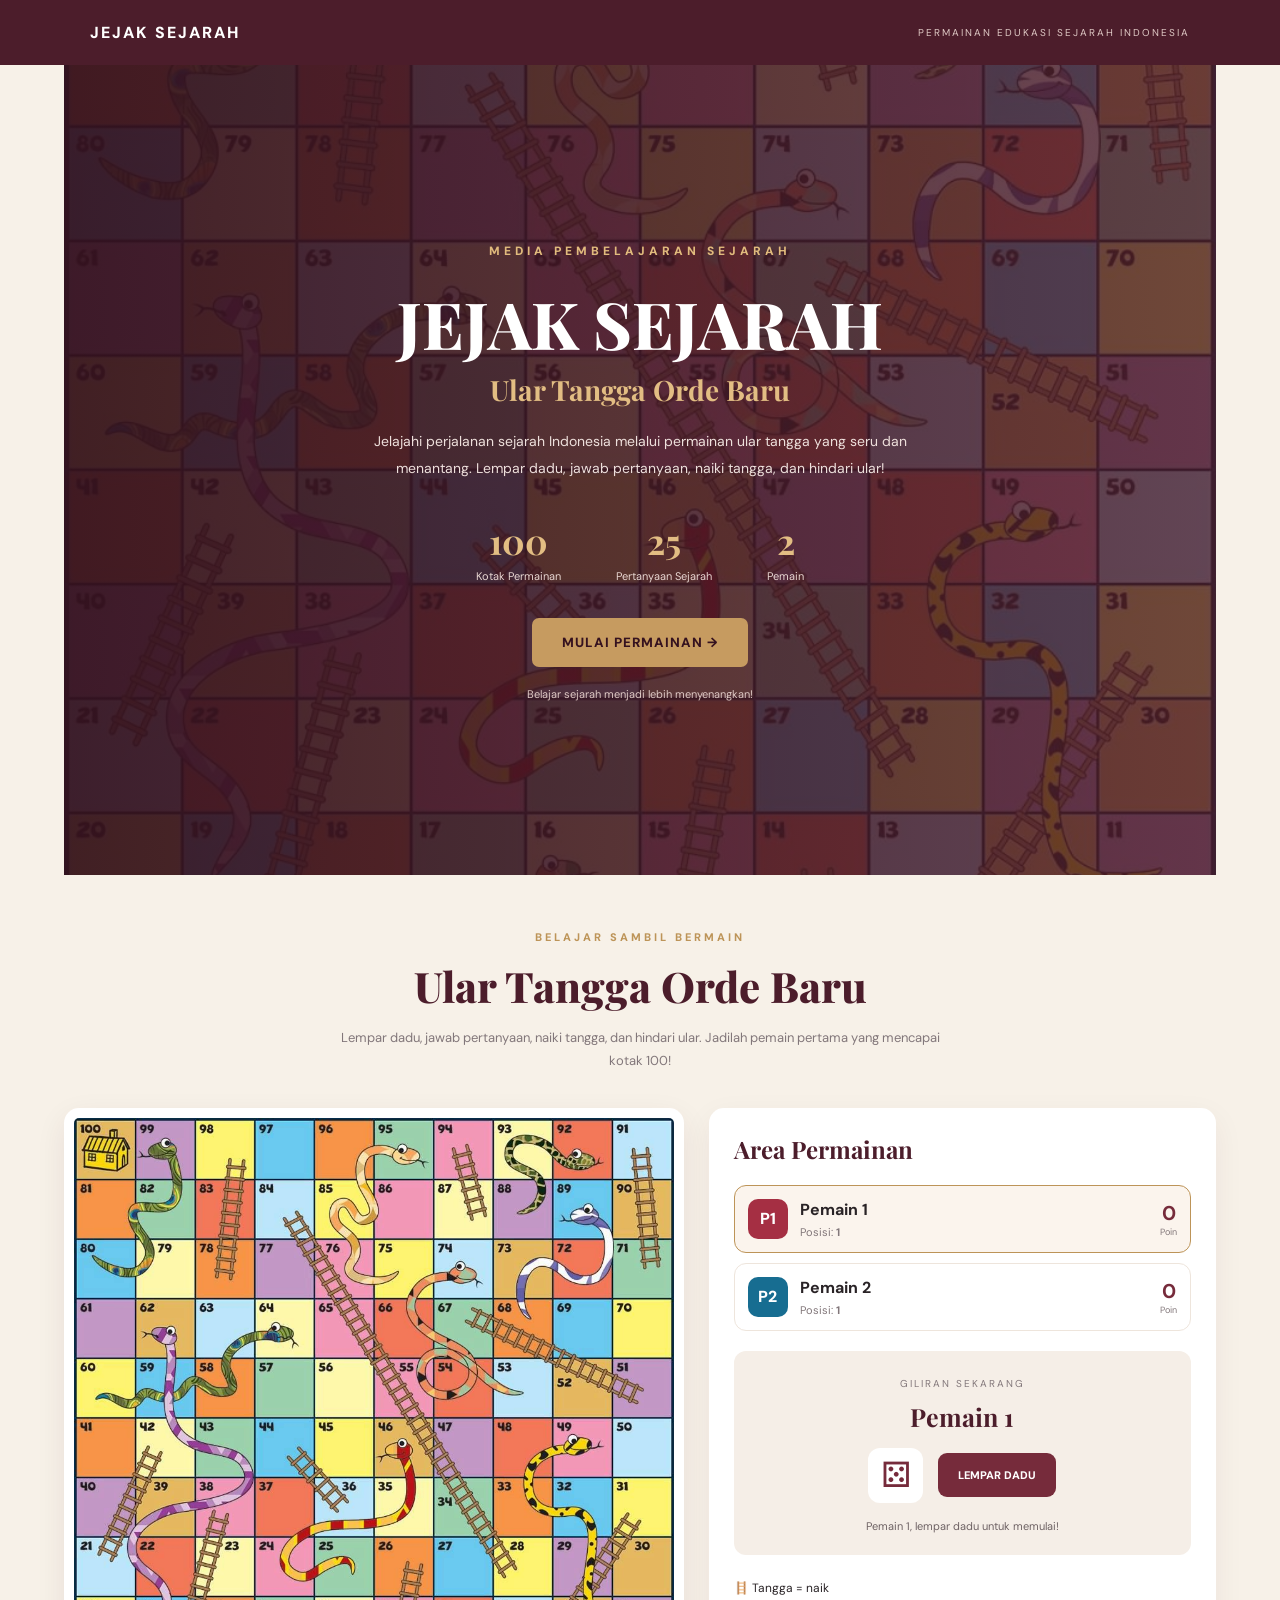
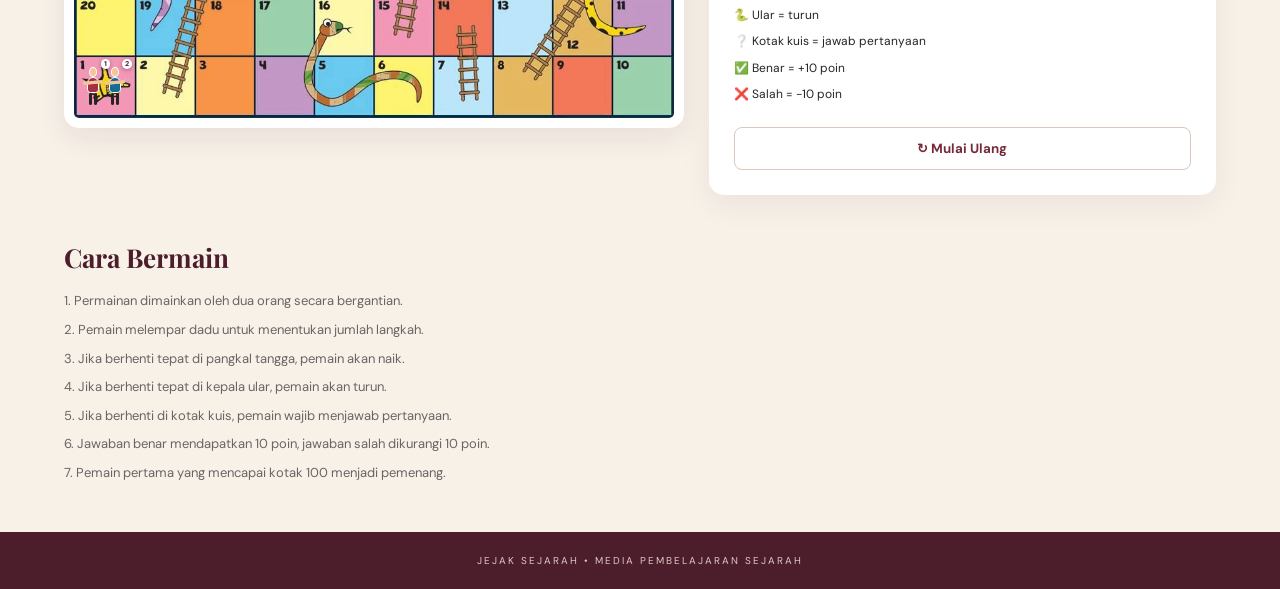
<file: index.html>
<!DOCTYPE html>
<html lang="id">
<head>
    <meta charset="UTF-8">
    <meta name="viewport" content="width=device-width, initial-scale=1.0">
    <title>Jejak Sejarah - Ular Tangga Orde Baru</title>
    <link rel="stylesheet" href="ulang tangga.css">
    <script src="ulang tangga.js" defer></script>
</head>
<body>

<header>
    <div class="logo">JEJAK SEJARAH</div>
    <p>PERMAINAN EDUKASI SEJARAH INDONESIA</p>
</header>

<main>

    <!-- HALAMAN PEMBUKA -->
    <section class="opening">
        <div class="opening-content">
            <span>MEDIA PEMBELAJARAN SEJARAH</span>
            <h1>JEJAK SEJARAH</h1>
            <h2>Ular Tangga Orde Baru</h2>

            <p>
                Jelajahi perjalanan sejarah Indonesia melalui permainan
                ular tangga yang seru dan menantang. Lempar dadu,
                jawab pertanyaan, naiki tangga, dan hindari ular!
            </p>

            <div class="opening-info">
                <div>
                    <strong>100</strong>
                    <small>Kotak Permainan</small>
                </div>
                <div>
                    <strong>25</strong>
                    <small>Pertanyaan Sejarah</small>
                </div>
                <div>
                    <strong>2</strong>
                    <small>Pemain</small>
                </div>
            </div>

            <button class="start-button" id="startButton">
                MULAI PERMAINAN →
            </button>

            <small class="opening-note">
                Belajar sejarah menjadi lebih menyenangkan!
            </small>
        </div>
    </section>

    <!-- INTRO PERMAINAN -->
    <section class="intro" id="gameSection">
        <span>BELAJAR SAMBIL BERMAIN</span>
        <h1>Ular Tangga Orde Baru</h1>
        <p>
            Lempar dadu, jawab pertanyaan, naiki tangga,
            dan hindari ular. Jadilah pemain pertama yang
            mencapai kotak 100!
        </p>
    </section>

    <!-- AREA PERMAINAN -->
    <section class="game-container">

        <div class="board-wrapper">
            <div class="board" id="board">

                <!-- MASKOT CEWEK: PEMAIN 1 -->
                <div class="pawn pawn-one" id="pawn0">
                    <span class="pawn-hair"></span>
                    <span class="pawn-head"></span>
                    <span class="pawn-body"></span>
                    <span class="pawn-arm left"></span>
                    <span class="pawn-arm right"></span>
                    <span class="pawn-leg left"></span>
                    <span class="pawn-leg right"></span>
                    <span class="pawn-number">1</span>
                </div>

                <!-- MASKOT COWOK: PEMAIN 2 -->
                <div class="pawn pawn-two" id="pawn1">
                    <span class="pawn-hair"></span>
                    <span class="pawn-head"></span>
                    <span class="pawn-body"></span>
                    <span class="pawn-arm left"></span>
                    <span class="pawn-arm right"></span>
                    <span class="pawn-leg left"></span>
                    <span class="pawn-leg right"></span>
                    <span class="pawn-number">2</span>
                </div>

            </div>
        </div>

        <!-- PANEL PERMAINAN -->
        <div class="panel">

            <h2>Area Permainan</h2>

            <div class="player-card active" id="card0">
                <div class="avatar red">P1</div>
                <div>
                    <strong>Pemain 1</strong>
                    <p>Posisi: <b id="position0">1</b></p>
                </div>
                <div class="score">
                    <strong id="score0">0</strong>
                    <small>Poin</small>
                </div>
            </div>

            <div class="player-card" id="card1">
                <div class="avatar blue">P2</div>
                <div>
                    <strong>Pemain 2</strong>
                    <p>Posisi: <b id="position1">1</b></p>
                </div>
                <div class="score">
                    <strong id="score1">0</strong>
                    <small>Poin</small>
                </div>
            </div>

            <div class="turn-box">

                <small>GILIRAN SEKARANG</small>
                <h2 id="turnText">Pemain 1</h2>

                <div class="dice-area">
                    <div class="dice" id="dice">⚄</div>
                    <button id="rollButton">LEMPAR DADU</button>
                </div>

                <p id="message">
                    Pemain 1, lempar dadu untuk memulai!
                </p>

            </div>

            <div class="legend">
                <p>🪜 Tangga = naik</p>
                <p>🐍 Ular = turun</p>
                <p>❔ Kotak kuis = jawab pertanyaan</p>
                <p>✅ Benar = +10 poin</p>
                <p>❌ Salah = -10 poin</p>
            </div>

            <button class="reset" id="resetButton">
                ↻ Mulai Ulang
            </button>

        </div>

    </section>

    <!-- CARA BERMAIN -->
    <section class="rules">

        <h2>Cara Bermain</h2>

        <p>1. Permainan dimainkan oleh dua orang secara bergantian.</p>
        <p>2. Pemain melempar dadu untuk menentukan jumlah langkah.</p>
        <p>3. Jika berhenti tepat di pangkal tangga, pemain akan naik.</p>
        <p>4. Jika berhenti tepat di kepala ular, pemain akan turun.</p>
        <p>5. Jika berhenti di kotak kuis, pemain wajib menjawab pertanyaan.</p>
        <p>6. Jawaban benar mendapatkan 10 poin, jawaban salah dikurangi 10 poin.</p>
        <p>7. Pemain pertama yang mencapai kotak 100 menjadi pemenang.</p>

    </section>

</main>

<!-- MODAL PERTANYAAN -->
<div class="modal hidden" id="questionModal">

    <div class="modal-card">

        <span>KUIS SEJARAH ORDE BARU</span>

        <small id="questionCount">SOAL 1/25</small>

        <h2 id="questionText">
            Pertanyaan akan muncul di sini
        </h2>

        <div id="answerList"></div>

        <p id="answerFeedback"></p>

    </div>

</div>

<!-- MODAL PEMENANG -->
<div class="modal hidden" id="winnerModal">

    <div class="modal-card winner">

        <h1>🏆</h1>

        <h2 id="winnerText">Pemain Menang!</h2>

        <p id="winnerDescription"></p>

        <button id="playAgainButton">
            MAIN LAGI
        </button>

    </div>

</div>

<footer>
    JEJAK SEJARAH • MEDIA PEMBELAJARAN SEJARAH
</footer>

</body>
</html>
</file>
<file: ulang tangga.css>
@import url('https://fonts.googleapis.com/css2?family=DM+Sans:wght@400;500;600;700;800&family=Playfair+Display:wght@600;700;800&display=swap');

* {
    margin: 0;
    padding: 0;
    box-sizing: border-box;
}

html {
    scroll-behavior: smooth;
}

body {
    font-family: 'DM Sans', sans-serif;
    background: #f7f1e8;
    color: #292326;
}

/* HEADER */

header {
    background: #4c1d2b;
    color: white;
    padding: 22px 7%;
    display: flex;
    justify-content: space-between;
    align-items: center;
}

.logo {
    font-weight: 800;
    letter-spacing: 2px;
}

header p {
    font-size: 10px;
    letter-spacing: 2px;
    color: #dfc9c5;
}

/* HALAMAN PEMBUKA */

.opening {
    min-height: 90vh;
    background:
        linear-gradient(90deg, #35121ff0, #4c1d2bcc),
        url("uler.jpg");

    background-size: cover;
    background-position: center;

    display: flex;
    align-items: center;
    justify-content: center;

    padding: 60px 20px;
    text-align: center;
    color: white;
}

.opening-content {
    max-width: 750px;
}

.opening-content > span {
    color: #e1bb7d;
    letter-spacing: 4px;
    font-size: 12px;
    font-weight: 800;
}

.opening h1 {
    font: 800 65px 'Playfair Display', serif;
    margin: 20px 0 5px;
}

.opening h2 {
    color: #e2bd83;
    font: 700 28px 'Playfair Display', serif;
    margin-bottom: 20px;
}

.opening-content > p {
    color: #eee0dc;
    font-size: 14px;
    line-height: 1.9;
    max-width: 580px;
    margin: auto;
}

.opening-info {
    display: flex;
    justify-content: center;
    gap: 55px;
    margin: 35px 0;
}

.opening-info div {
    display: grid;
    gap: 5px;
}

.opening-info strong {
    font: 700 35px 'Playfair Display', serif;
    color: #e2bd83;
}

.opening-info small {
    font-size: 11px;
    color: #e9d8d3;
}

.start-button {
    background: #c69b60;
    color: #35121f;
    padding: 16px 30px;
    border-radius: 7px;
    font-weight: 800;
    letter-spacing: 1px;
    transition: .3s;
}

.start-button:hover {
    background: white;
    transform: translateY(-3px);
}

.opening-note {
    display: block;
    margin-top: 20px;
    font-size: 11px;
    color: #dfc9c5;
}

/* MAIN */

main {
    width: 90%;
    max-width: 1200px;
    margin: auto;
}

.intro {
    text-align: center;
    padding: 50px 10px 35px;
}

.intro span {
    color: #bd9458;
    font-size: 11px;
    font-weight: 800;
    letter-spacing: 3px;
}

.intro h1 {
    font: 800 42px 'Playfair Display', serif;
    color: #4c1d2b;
    margin: 12px 0;
}

.intro p {
    color: #82777a;
    font-size: 13px;
    max-width: 600px;
    margin: auto;
    line-height: 1.8;
}

/* AREA PERMAINAN */

.game-container {
    display: grid;
    grid-template-columns: 1.1fr 0.9fr;
    gap: 25px;
    align-items: start;
}

.board-wrapper {
    background: white;
    padding: 10px;
    border-radius: 15px;
    box-shadow: 0 10px 30px #4c1d2b15;
}

.board {
    position: relative;
    width: 100%;
    aspect-ratio: 1 / 1;
    background-image: url("uler.jpg");
    background-size: 100% 100%;
    background-position: center;
    background-repeat: no-repeat;
    overflow: hidden;
    border-radius: 5px;
}

/* BIDAK BERBENTUK MANUSIA */

.pawn {
    position: absolute;
    width: 4%;
    height: 7%;
    z-index: 5;
    transform: translate(-50%, -50%);
    transition: left .35s, top .35s;
    pointer-events: none;
}

.pawn-head {
    position: absolute;
    width: 35%;
    height: 24%;
    border-radius: 50%;
    background: #f3c59b;
    border: 1px solid white;
    top: 0;
    left: 32.5%;
    z-index: 3;
}

.pawn-body {
    position: absolute;
    width: 48%;
    height: 39%;
    top: 25%;
    left: 26%;
    border-radius: 7px 7px 4px 4px;
    border: 1px solid white;
}

.pawn-one .pawn-body {
    background: #a52f43;
}

.pawn-two .pawn-body {
    background: #176d91;
}

.pawn-arm {
    position: absolute;
    width: 85%;
    height: 8%;
    top: 34%;
    left: 7.5%;
    background: #f3c59b;
    border-radius: 10px;
    transform: rotate(-5deg);
}

.pawn-leg {
    position: absolute;
    width: 12%;
    height: 30%;
    top: 62%;
    background: #292326;
    border-radius: 5px;
}

.pawn-leg.left {
    left: 34%;
}

.pawn-leg.right {
    right: 34%;
}

.pawn-number {
    position: absolute;
    top: -18%;
    right: -22%;
    background: white;
    color: #4c1d2b;
    border-radius: 50%;
    width: 40%;
    aspect-ratio: 1;
    display: grid;
    place-items: center;
    font-size: 7px;
    font-weight: 800;
    box-shadow: 0 1px 4px #0005;
}

/* PANEL */

.panel {
    background: white;
    border-radius: 15px;
    padding: 25px;
    box-shadow: 0 10px 30px #4c1d2b10;
}

.panel > h2 {
    font: 700 24px 'Playfair Display', serif;
    color: #4c1d2b;
    margin-bottom: 20px;
}

.player-card {
    display: flex;
    align-items: center;
    gap: 12px;
    padding: 13px;
    border: 1px solid #eee5dc;
    border-radius: 12px;
    margin-bottom: 10px;
}

.player-card.active {
    background: #fbf4ed;
    border-color: #bd9458;
}

.avatar {
    width: 40px;
    height: 40px;
    border-radius: 10px;
    display: grid;
    place-items: center;
    color: white;
    font-weight: 800;
}

.red {
    background: #a52f43;
}

.blue {
    background: #176d91;
}

.player-card p {
    font-size: 11px;
    color: #82777a;
    margin-top: 5px;
}

.score {
    margin-left: auto;
    text-align: center;
    display: grid;
}

.score strong {
    color: #762b3b;
    font-size: 20px;
}

.score small {
    font-size: 9px;
    color: #82777a;
}

/* DADU */

.turn-box {
    background: #f5eee7;
    border-radius: 12px;
    text-align: center;
    padding: 20px;
    margin-top: 20px;
}

.turn-box small {
    color: #82777a;
    font-size: 10px;
    letter-spacing: 2px;
}

.turn-box h2 {
    color: #4c1d2b;
    font: 700 25px 'Playfair Display', serif;
    margin: 8px 0;
}

.dice-area {
    display: flex;
    justify-content: center;
    align-items: center;
    gap: 15px;
    margin: 15px 0;
}

.dice {
    width: 55px;
    height: 55px;
    background: white;
    border-radius: 12px;
    display: grid;
    place-items: center;
    font-size: 35px;
    color: #762b3b;
}

button {
    cursor: pointer;
    border: none;
    font-family: inherit;
}

#rollButton,
#playAgainButton {
    background: #762b3b;
    color: white;
    padding: 15px 20px;
    border-radius: 9px;
    font-size: 11px;
    font-weight: 800;
}

#rollButton:hover,
#playAgainButton:hover {
    background: #4c1d2b;
}

#rollButton:disabled {
    opacity: .5;
    cursor: not-allowed;
}

#message {
    font-size: 11px;
    color: #6e6264;
    line-height: 1.6;
}

.legend {
    margin: 20px 0;
    font-size: 12px;
    line-height: 2.2;
}

.reset {
    width: 100%;
    padding: 12px;
    background: transparent;
    color: #762b3b;
    border: 1px solid #d9c8bd;
    border-radius: 8px;
    font-weight: 700;
}

.reset:hover {
    background: #f8f0e9;
}

/* CARA BERMAIN */

.rules {
    padding: 45px 0;
    line-height: 2.2;
    color: #6e6264;
    font-size: 13px;
}

.rules h2 {
    color: #4c1d2b;
    font: 700 26px 'Playfair Display', serif;
    margin-bottom: 12px;
}

/* FOOTER */

footer {
    text-align: center;
    padding: 22px;
    background: #4c1d2b;
    color: #dfc9c5;
    font-size: 10px;
    letter-spacing: 2px;
}

/* MODAL */

.modal {
    position: fixed;
    inset: 0;
    z-index: 10;
    background: #21151dcc;
    display: grid;
    place-items: center;
    padding: 20px;
}

.hidden {
    display: none !important;
}

.modal-card {
    width: min(480px, 100%);
    background: white;
    padding: 28px;
    border-radius: 16px;
}

.modal-card > span {
    color: #bd9458;
    font-size: 10px;
    font-weight: 800;
    letter-spacing: 2px;
}

.modal-card > small {
    float: right;
    color: #762b3b;
    font-weight: 700;
}

.modal-card h2 {
    font: 700 22px 'Playfair Display', serif;
    color: #4c1d2b;
    margin: 20px 0;
}

.answer-option {
    width: 100%;
    padding: 13px;
    margin: 5px 0;
    border: 1px solid #e6dbd0;
    border-radius: 8px;
    background: white;
    text-align: left;
    font-size: 12px;
}

.answer-option:hover:not(:disabled) {
    background: #fbf4ed;
}

.answer-option:disabled {
    cursor: default;
}

.answer-option.correct {
    background: #eaf4ec;
    border-color: #5b986f;
}

.answer-option.wrong {
    background: #f9eae7;
    border-color: #c36b62;
}

#answerFeedback {
    margin-top: 12px;
    font-size: 12px;
    font-weight: 700;
    line-height: 1.6;
}

.winner {
    text-align: center;
}

.winner h1 {
    font-size: 50px;
}

/* RESPONSIVE */

@media (max-width: 850px) {

    .game-container {
        grid-template-columns: 1fr;
    }

    .board-wrapper {
        max-width: 650px;
        width: 100%;
        margin: auto;
    }

}

@media (max-width: 520px) {

    header p {
        display: none;
    }

    .opening h1 {
        font-size: 42px;
    }

    .opening h2 {
        font-size: 22px;
    }

    .opening-info {
        gap: 25px;
    }

    .opening-info strong {
        font-size: 28px;
    }

    .intro h1 {
        font-size: 32px;
    }

    .panel {
        padding: 17px;
    }

    .pawn {
        width: 5%;
        height: 8%;
    }

    .pawn-number {
        font-size: 5px;
    }

}

/* RESPONSIVE DESKTOP, TABLET, DAN HP */

/* TABLET */
@media (max-width: 850px) {

    main {
        width: 94%;
    }

    .game-container {
        grid-template-columns: 1fr;
        gap: 20px;
    }

    .board-wrapper {
        max-width: 650px;
        width: 100%;
        margin: auto;
    }

    .panel {
        width: 100%;
    }

}

/* HP */
@media (max-width: 600px) {

    body {
        overflow-x: hidden;
    }

    header {
        padding: 16px 5%;
        flex-direction: column;
        gap: 6px;
        text-align: center;
    }

    .logo {
        font-size: 17px;
    }

    header p {
        display: block;
        font-size: 8px;
    }

    main {
        width: 94%;
    }

    /* HALAMAN PEMBUKA */

    .opening {
        min-height: 85vh;
        padding: 45px 18px;
    }

    .opening-content > span {
        font-size: 9px;
        letter-spacing: 2px;
    }

    .opening h1 {
        font-size: clamp(34px, 10vw, 48px);
    }

    .opening h2 {
        font-size: 21px;
    }

    .opening-content > p {
        font-size: 12px;
    }

    .opening-info {
        gap: 20px;
        margin: 28px 0;
    }

    .opening-info strong {
        font-size: 26px;
    }

    .opening-info small {
        font-size: 9px;
    }

    .start-button {
        padding: 14px 22px;
        font-size: 11px;
    }

    /* INTRO */

    .intro {
        padding: 35px 5px 25px;
    }

    .intro h1 {
        font-size: 29px;
    }

    .intro p {
        font-size: 11px;
    }

    /* PAPAN PERMAINAN */

    .game-container {
        display: flex;
        flex-direction: column;
        gap: 18px;
    }

    .board-wrapper {
        width: 100%;
        max-width: 100%;
        padding: 5px;
        border-radius: 10px;
    }

    .board {
        width: 100%;
        aspect-ratio: 1 / 1;
        background-size: 100% 100%;
    }

    /* MASKOT */

    .pawn {
        width: 5%;
        height: 8%;
    }

    .pawn-number {
        font-size: 5px;
        min-width: 9px;
        min-height: 9px;
    }

    /* PANEL PERMAINAN */

    .panel {
        padding: 17px;
        border-radius: 12px;
    }

    .panel > h2 {
        font-size: 21px;
    }

    .player-card {
        padding: 11px;
        gap: 10px;
    }

    .avatar {
        width: 36px;
        height: 36px;
    }

    .player-card strong {
        font-size: 12px;
    }

    .player-card p {
        font-size: 10px;
    }

    .score strong {
        font-size: 18px;
    }

    /* DADU */

    .turn-box {
        padding: 17px 12px;
    }

    .turn-box h2 {
        font-size: 22px;
    }

    .dice-area {
        gap: 12px;
        flex-wrap: wrap;
    }

    .dice {
        width: 50px;
        height: 50px;
        font-size: 30px;
    }

    #rollButton,
    #playAgainButton {
        min-height: 46px;
        padding: 13px 18px;
        font-size: 11px;
    }

    #message {
        font-size: 11px;
    }

    .legend {
        font-size: 11px;
    }

    .reset {
        min-height: 44px;
    }

    /* CARA BERMAIN */

    .rules {
        padding: 30px 0;
        font-size: 11px;
        line-height: 2;
    }

    .rules h2 {
        font-size: 23px;
    }

    /* MODAL KUIS */

    .modal {
        padding: 12px;
    }

    .modal-card {
        width: 100%;
        max-height: 90vh;
        overflow-y: auto;
        padding: 20px;
        border-radius: 13px;
    }

    .modal-card h2 {
        font-size: 18px;
        line-height: 1.5;
    }

    .answer-option {
        min-height: 44px;
        padding: 12px;
        font-size: 11px;
    }

    #answerFeedback {
        font-size: 11px;
    }

    /* FOOTER */

    footer {
        padding: 18px 10px;
        font-size: 8px;
        letter-spacing: 1px;
    }

}

/* HP KECIL */
@media (max-width: 380px) {

    .opening h1 {
        font-size: 32px;
    }

    .opening-info {
        gap: 14px;
    }

    .opening-info strong {
        font-size: 23px;
    }

    .intro h1 {
        font-size: 25px;
    }

    .panel {
        padding: 13px;
    }

    .dice-area {
        gap: 8px;
    }

    #rollButton {
        padding: 12px;
        font-size: 10px;
    }

}
</file>
